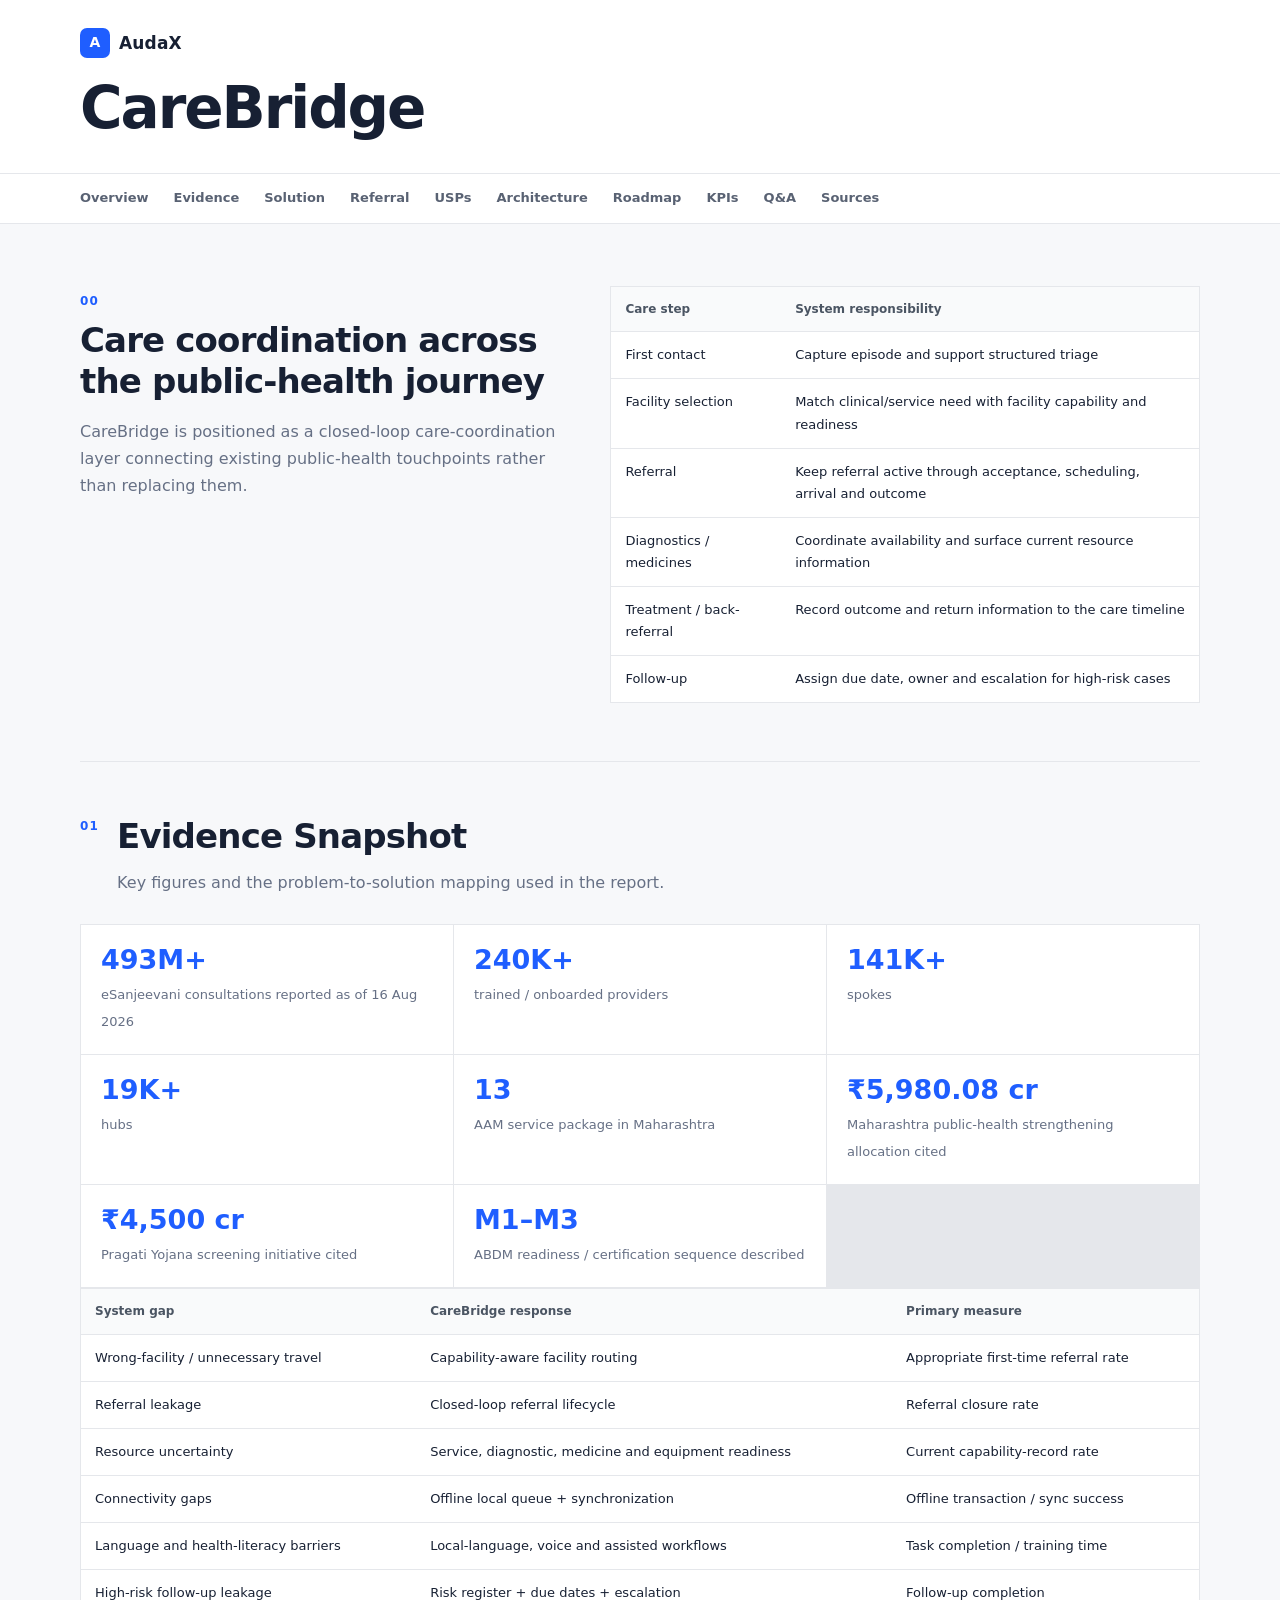
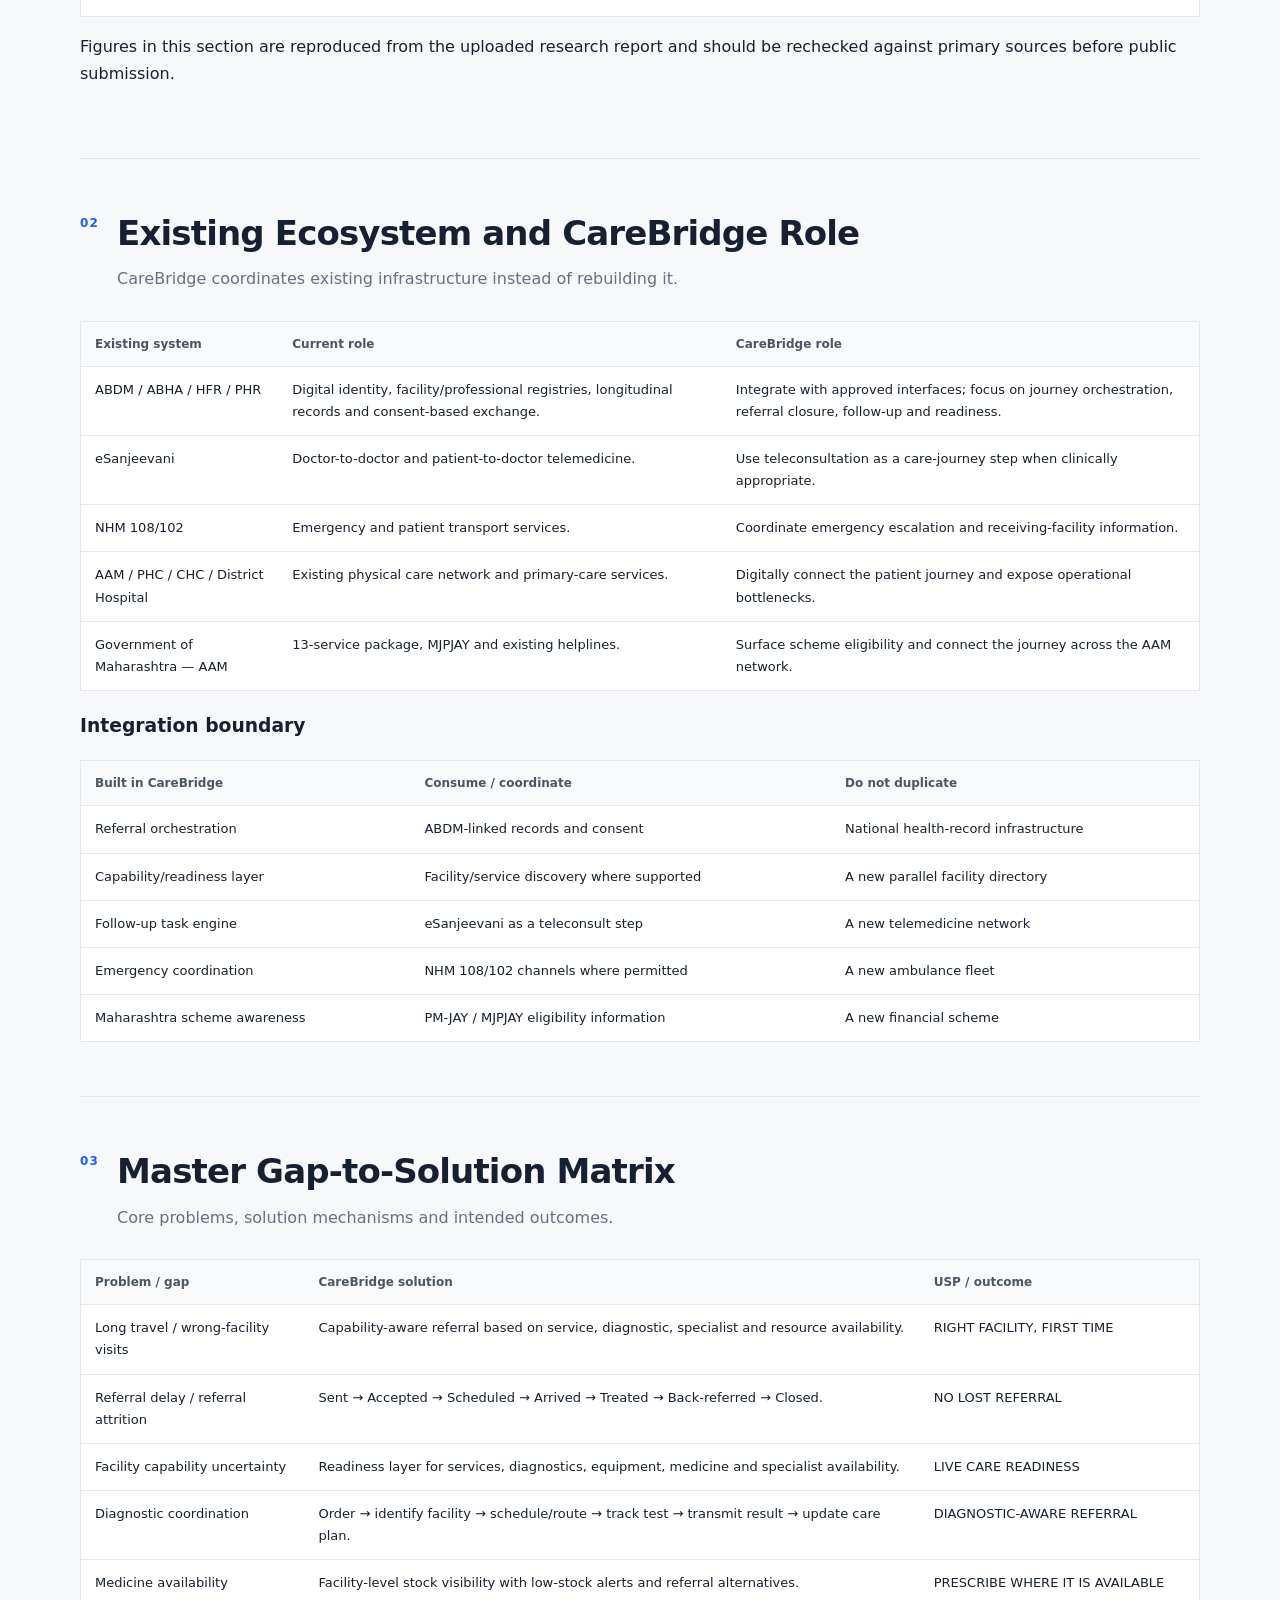
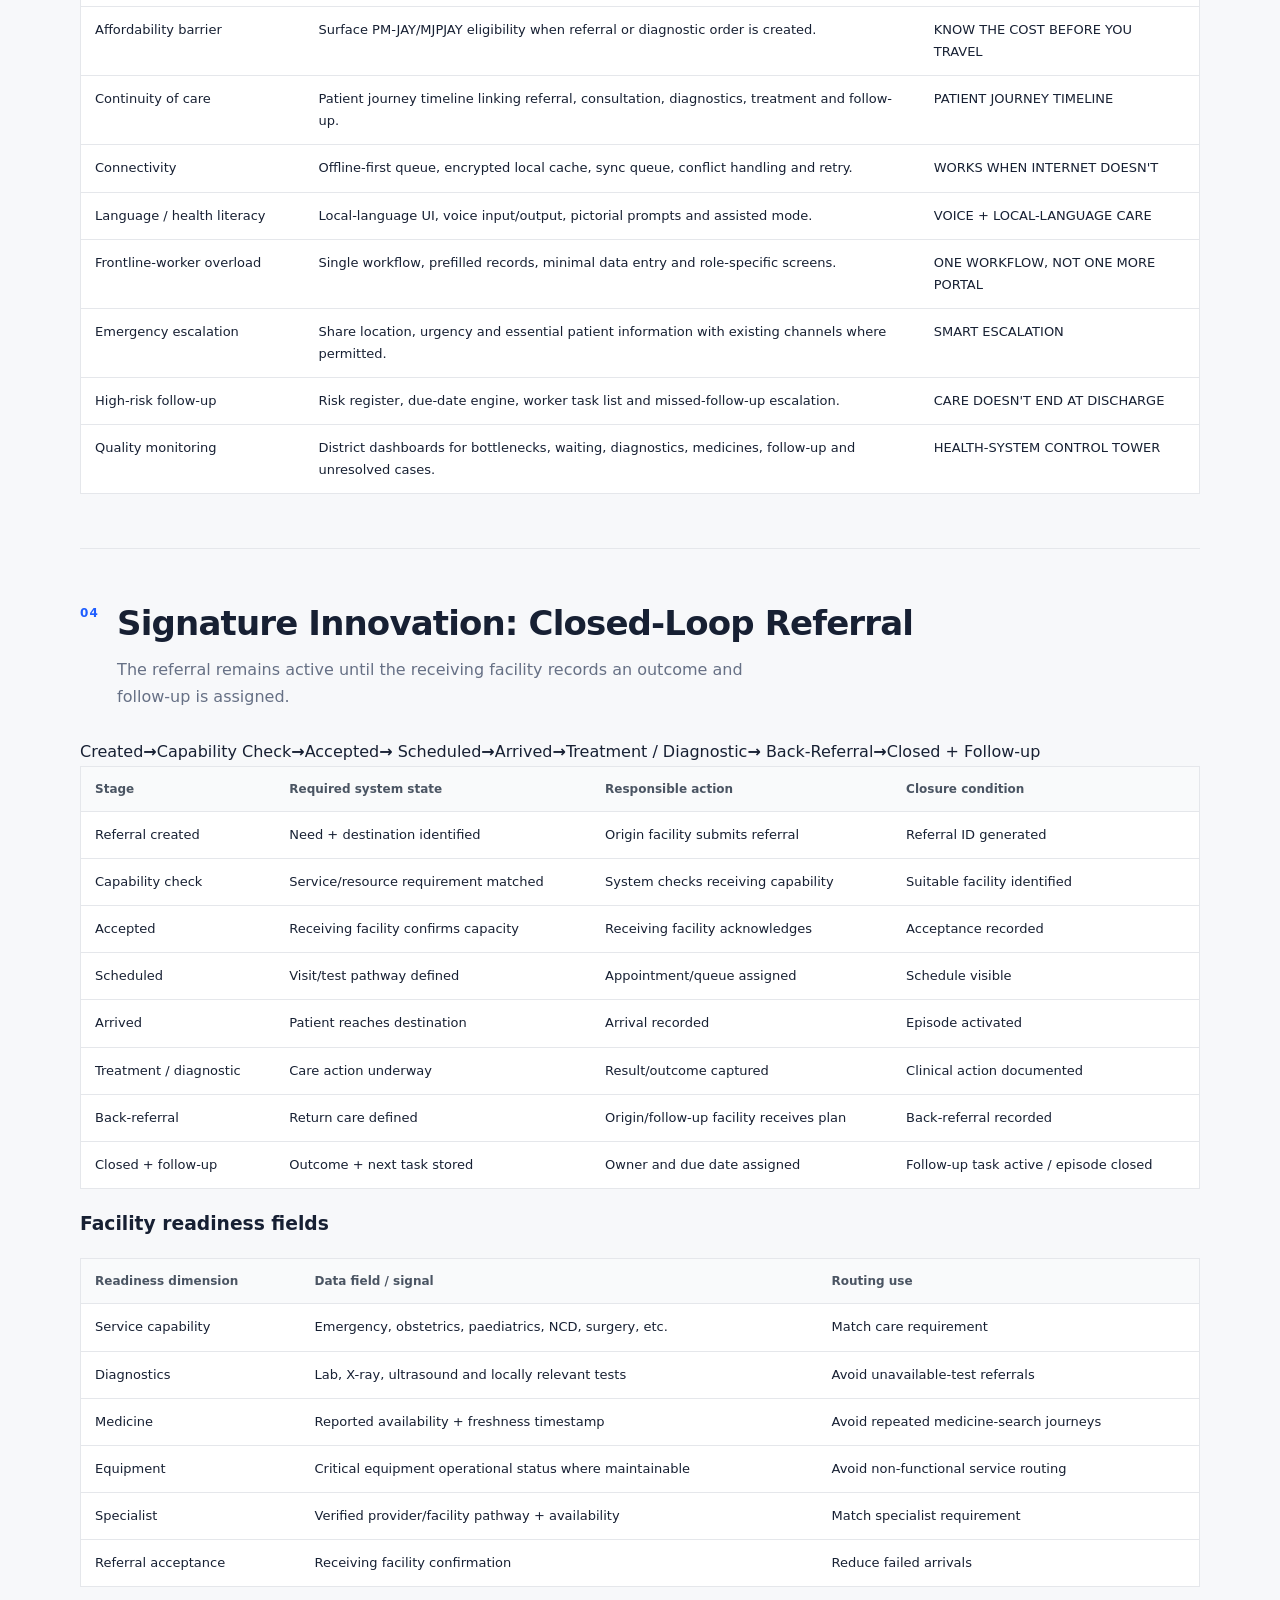
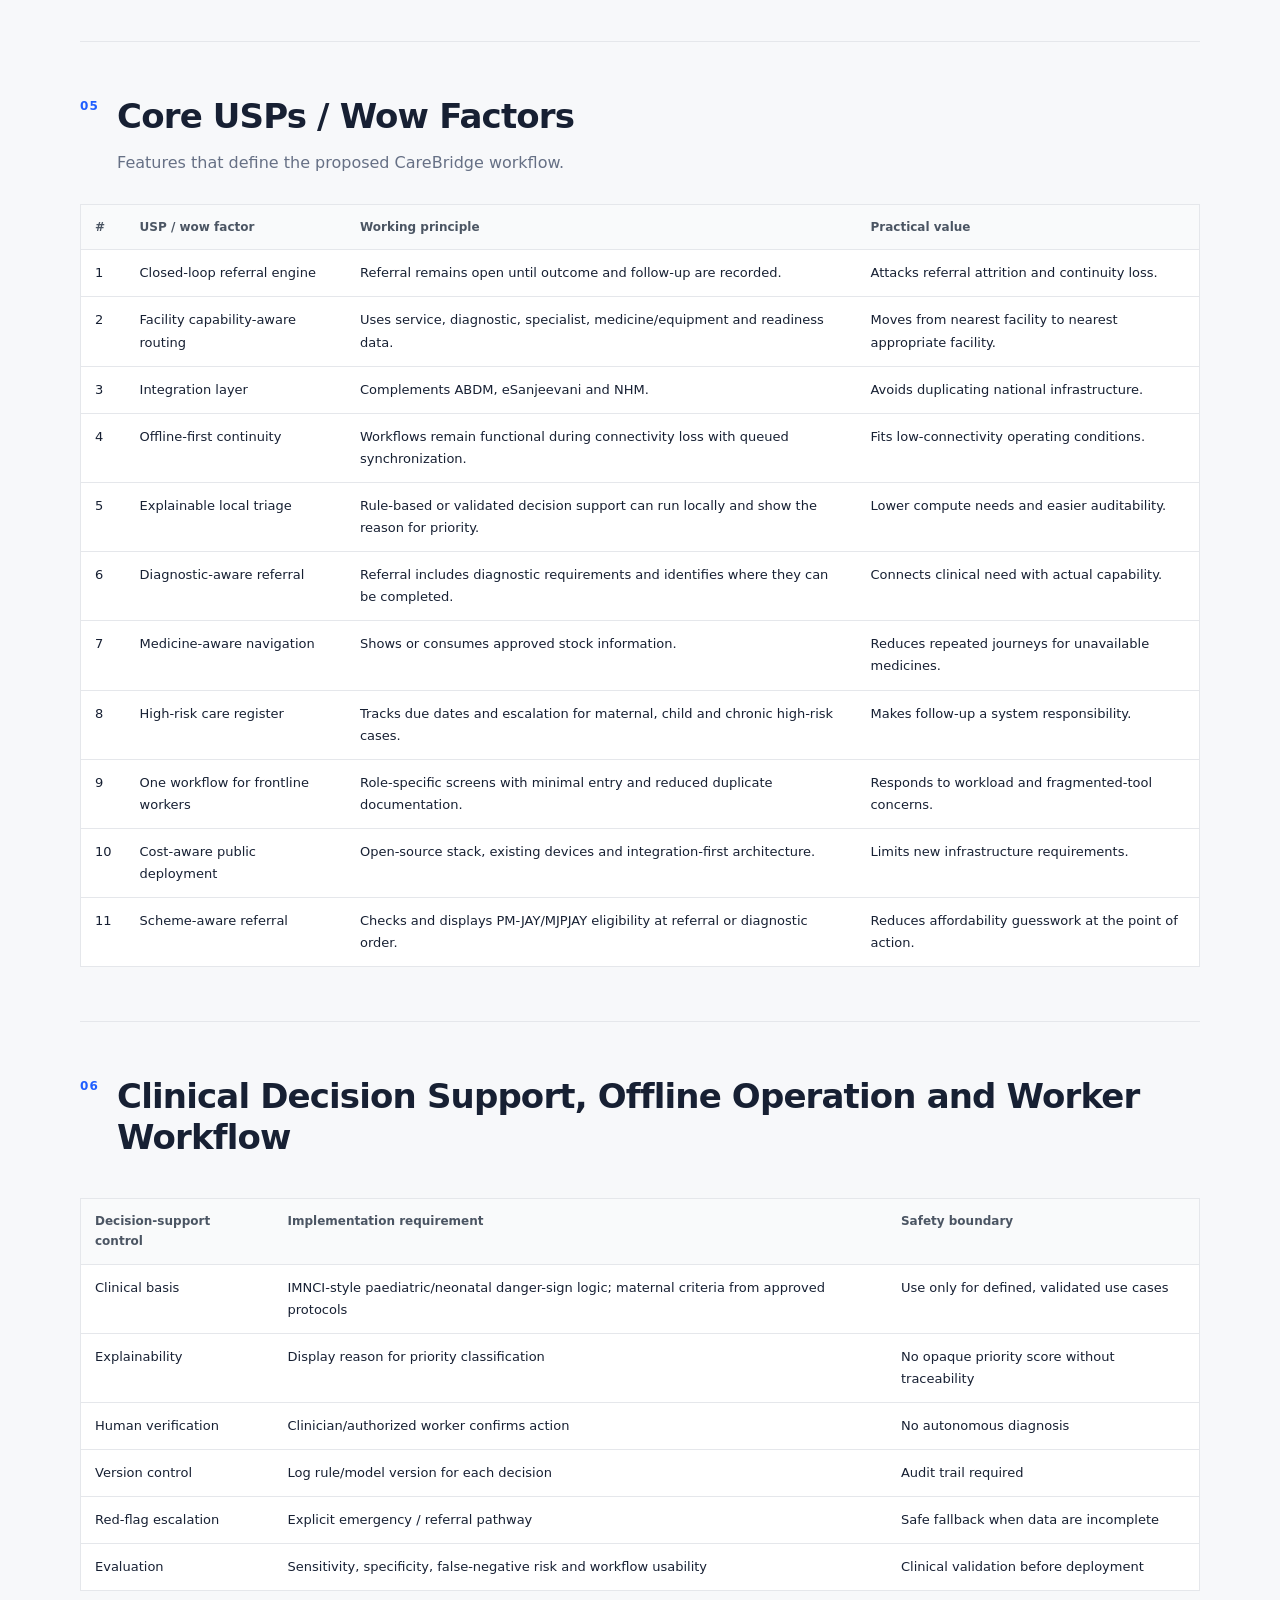
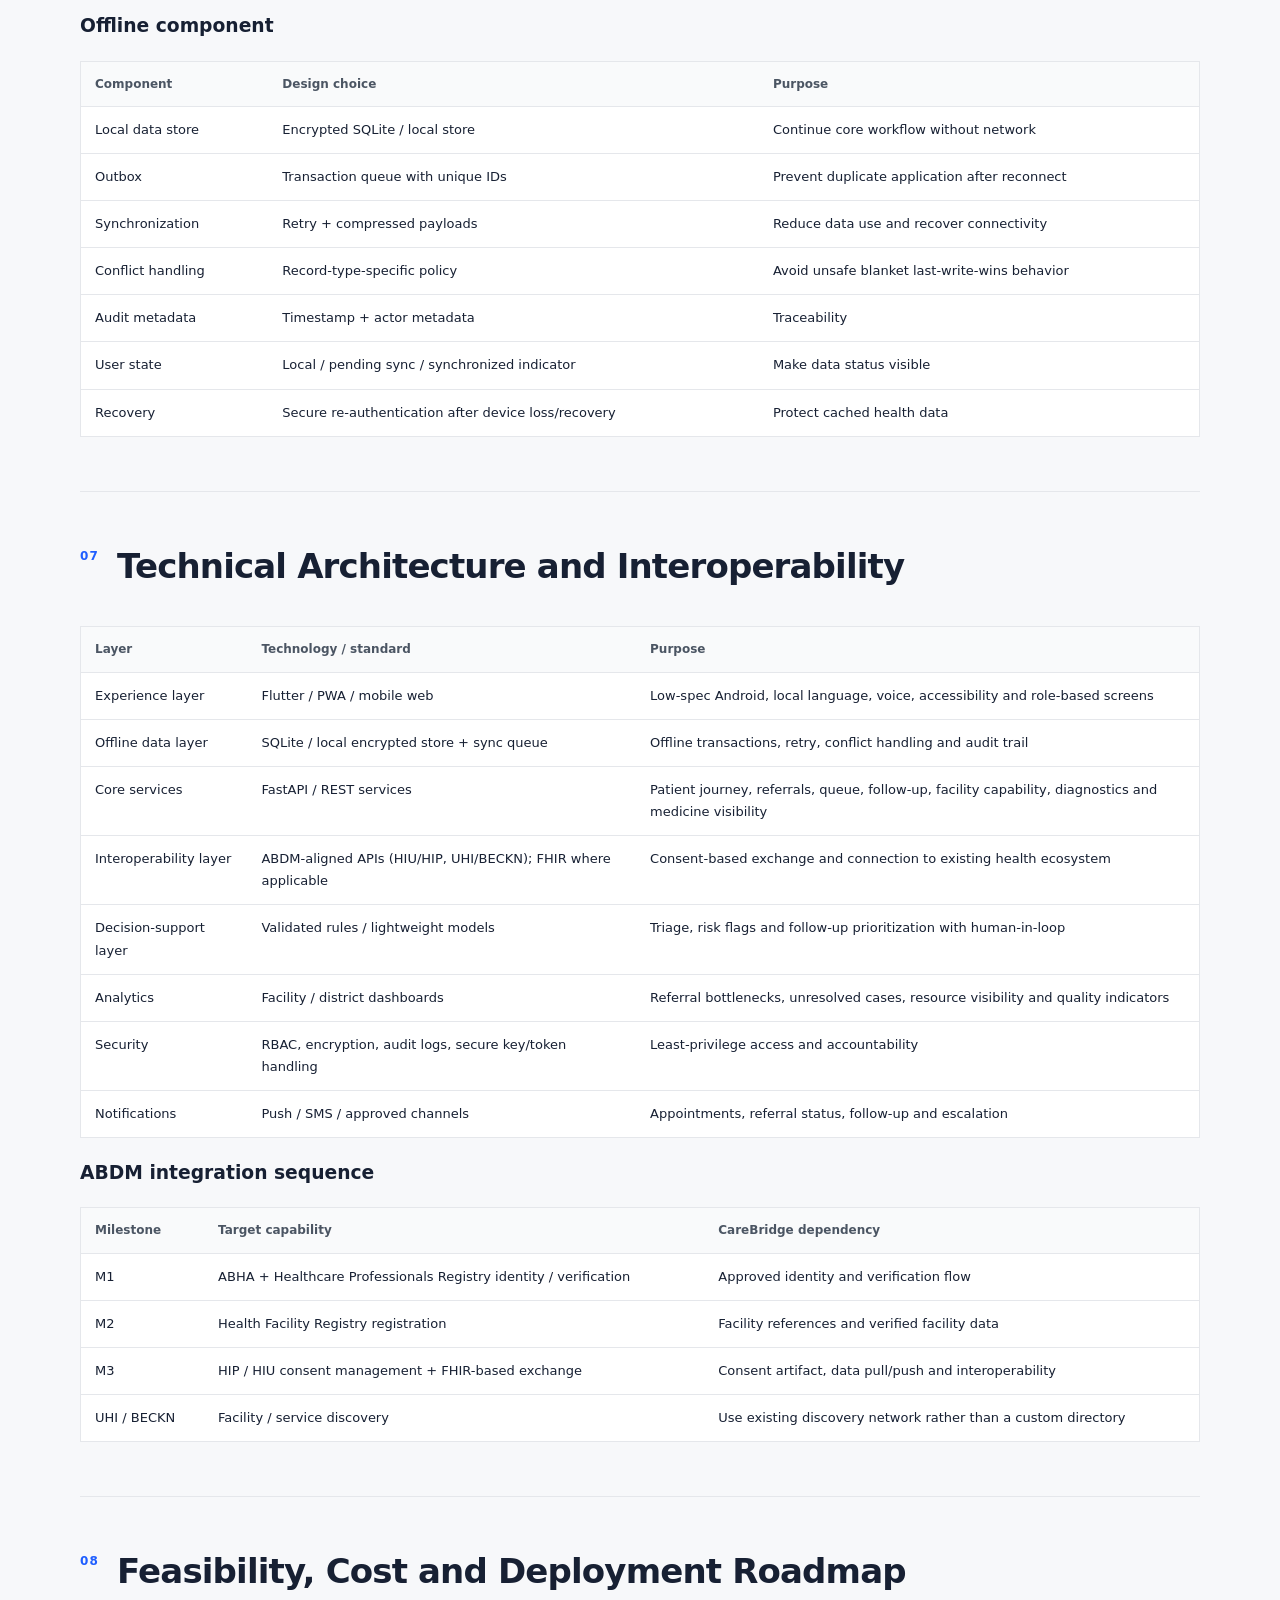
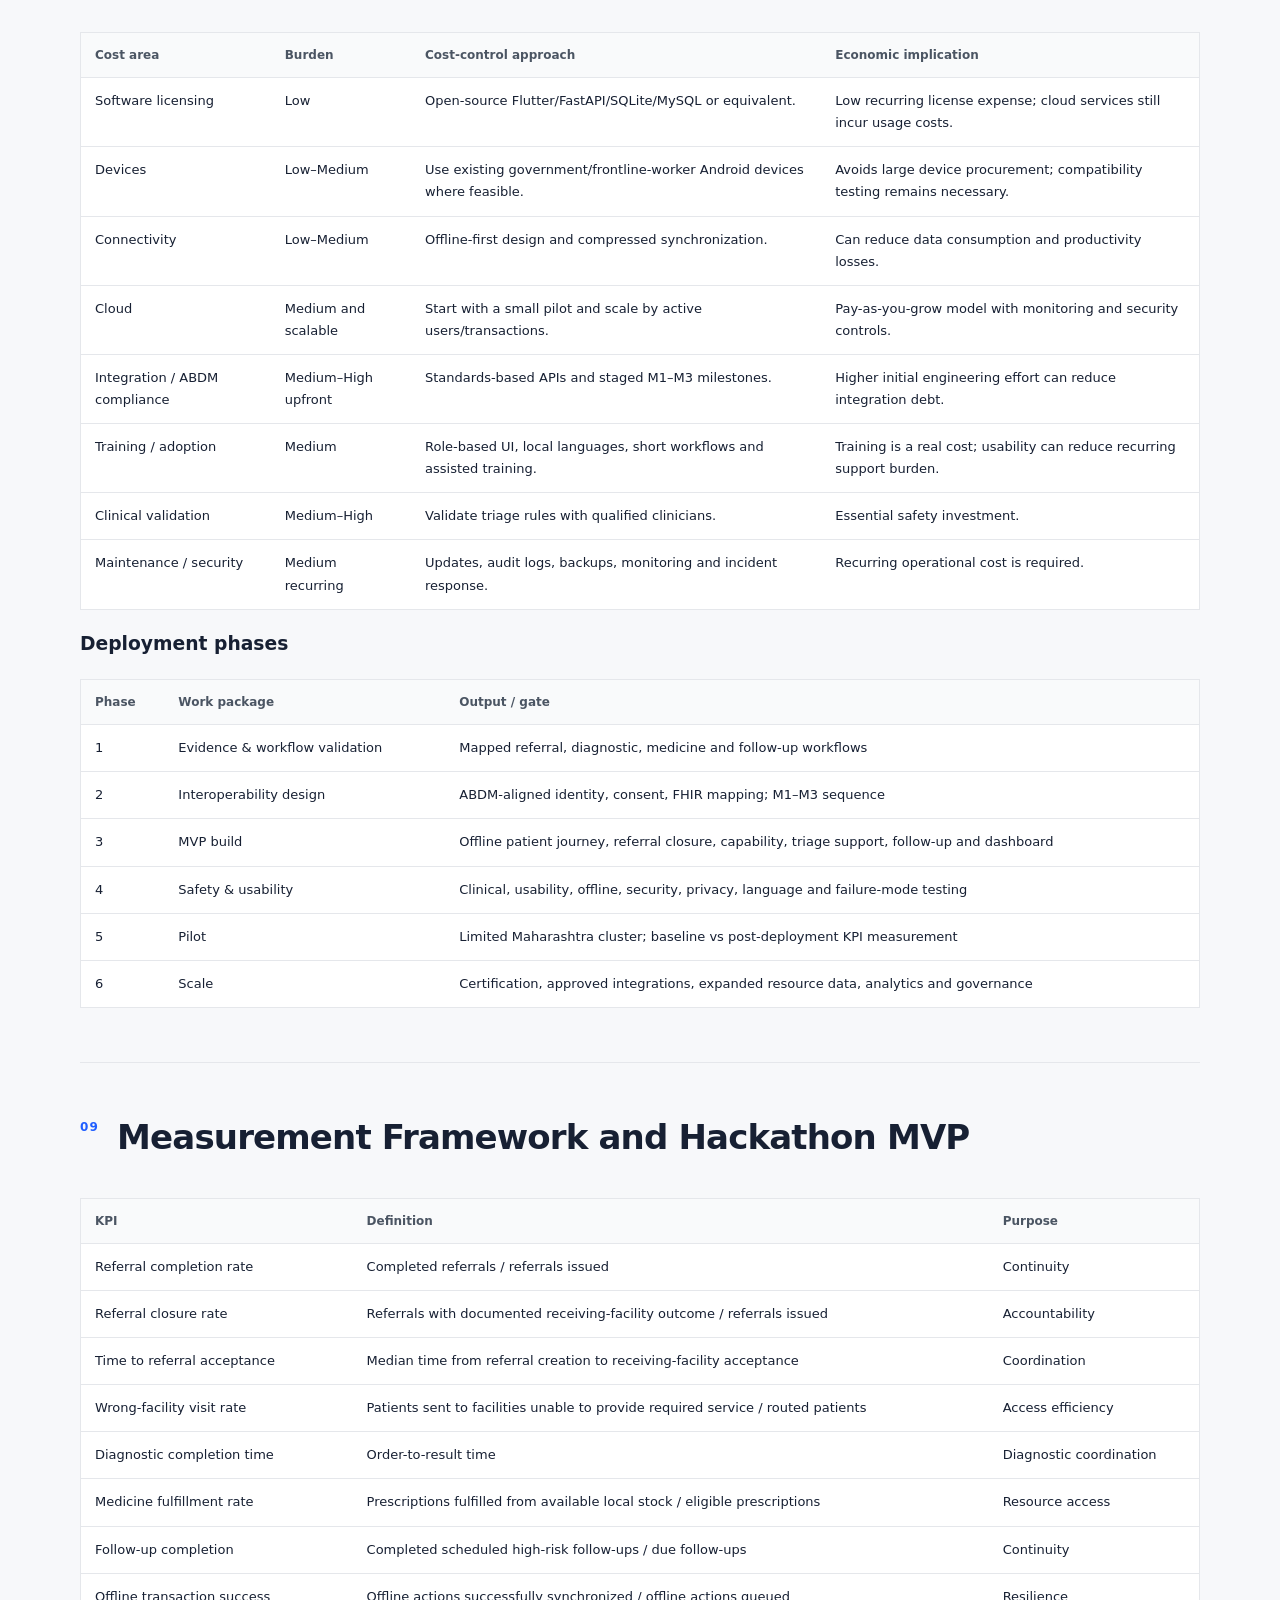
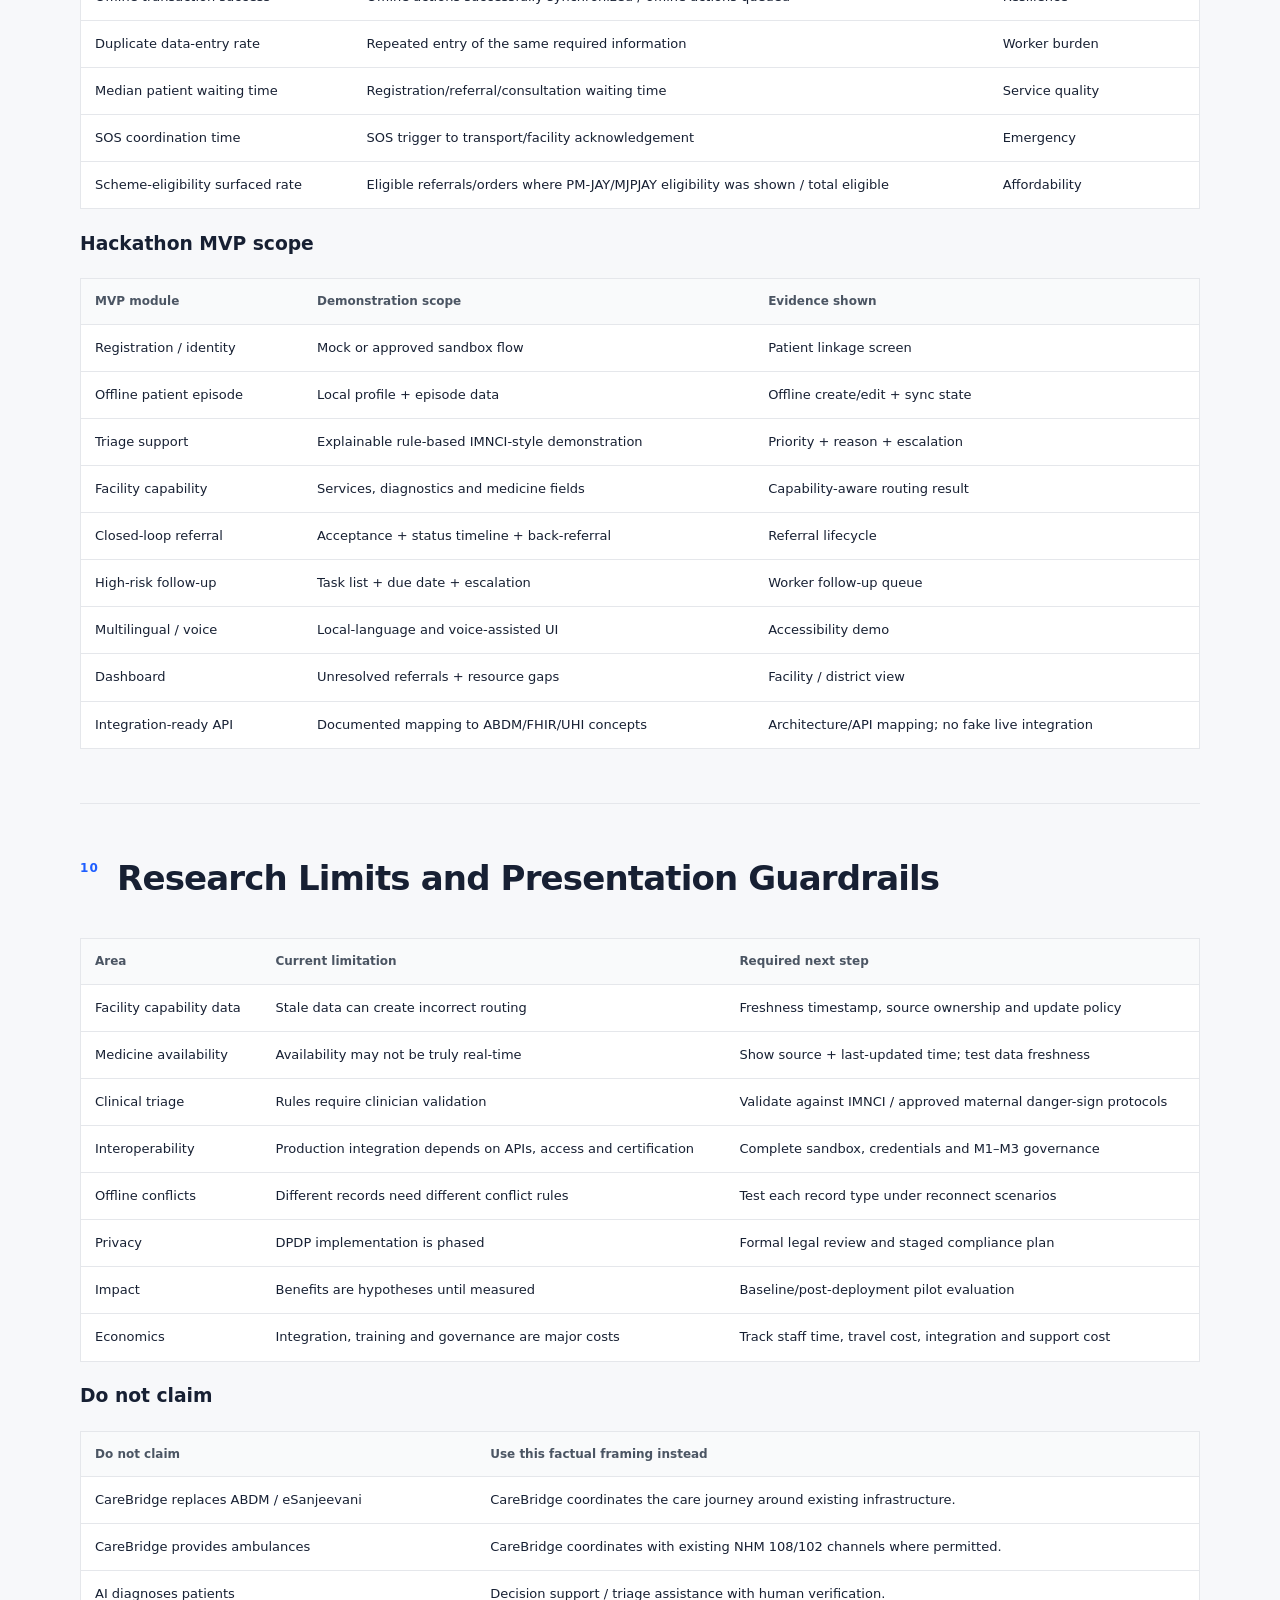
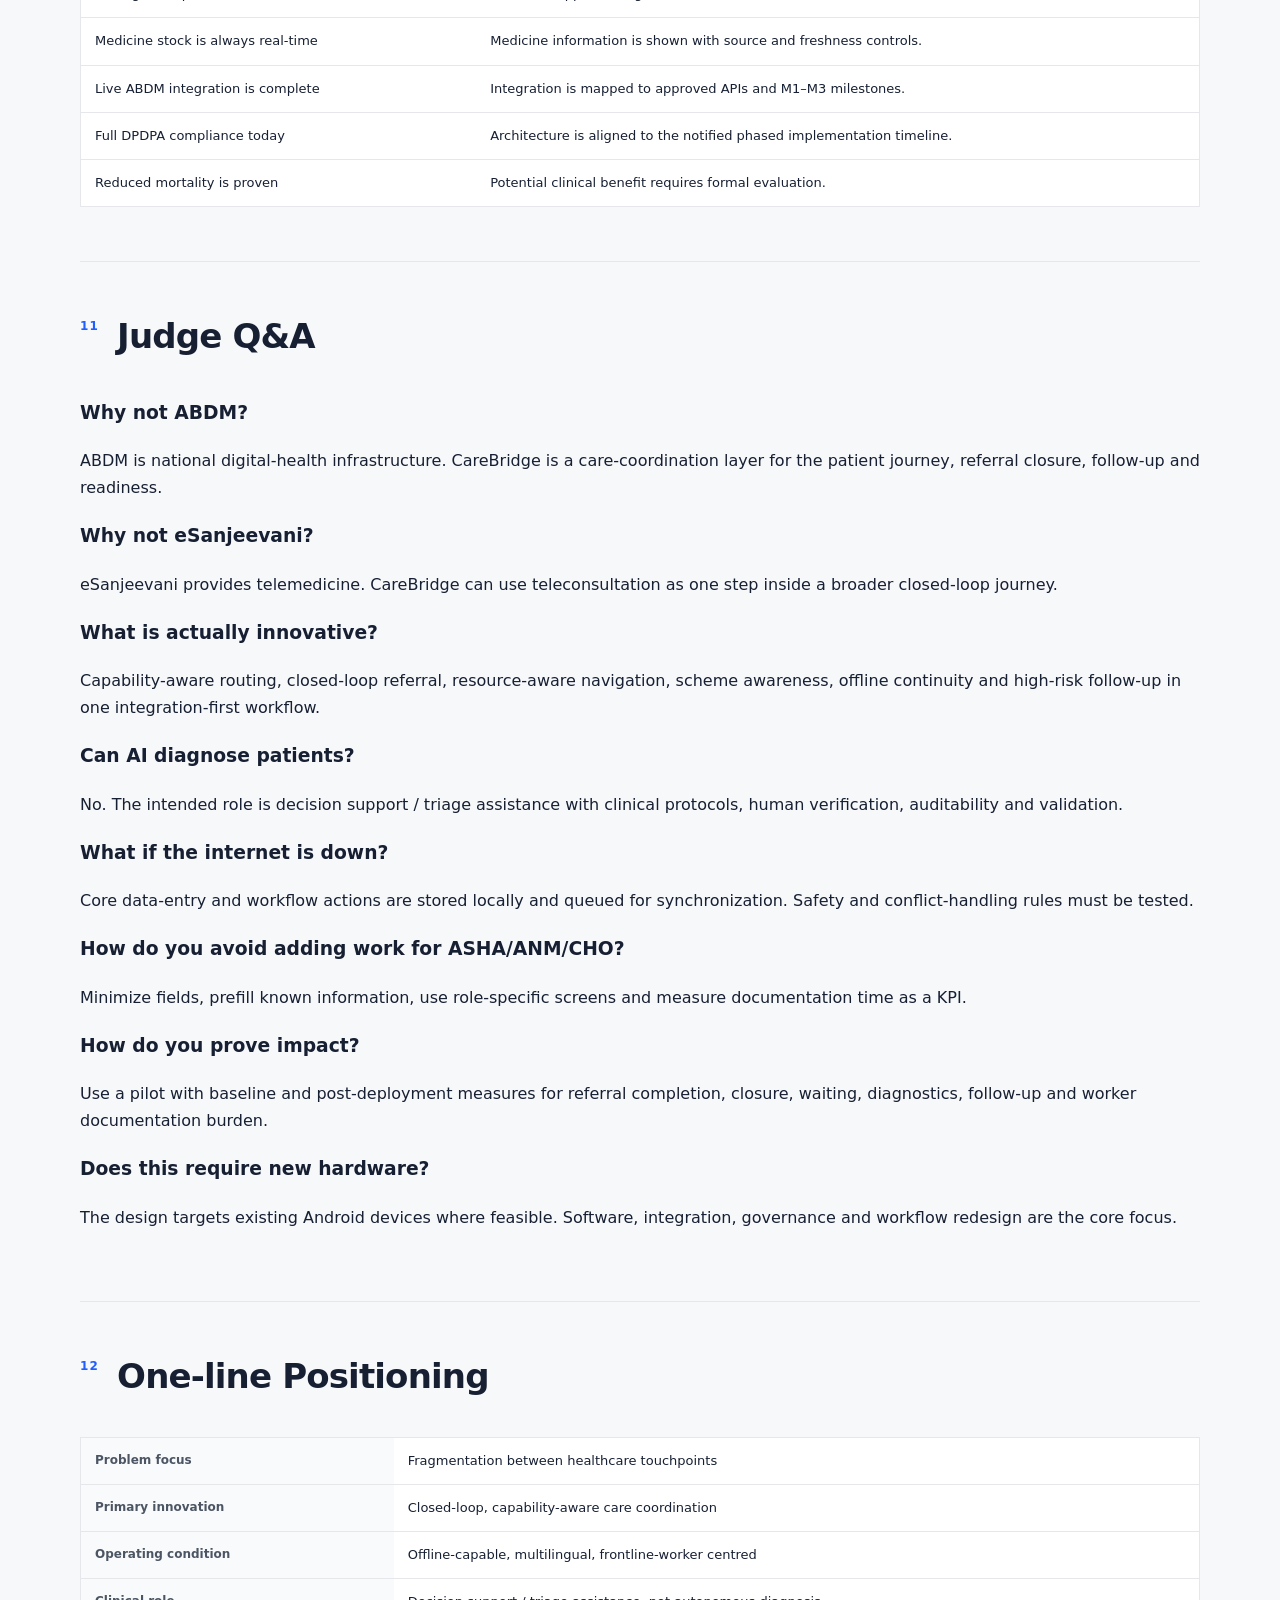
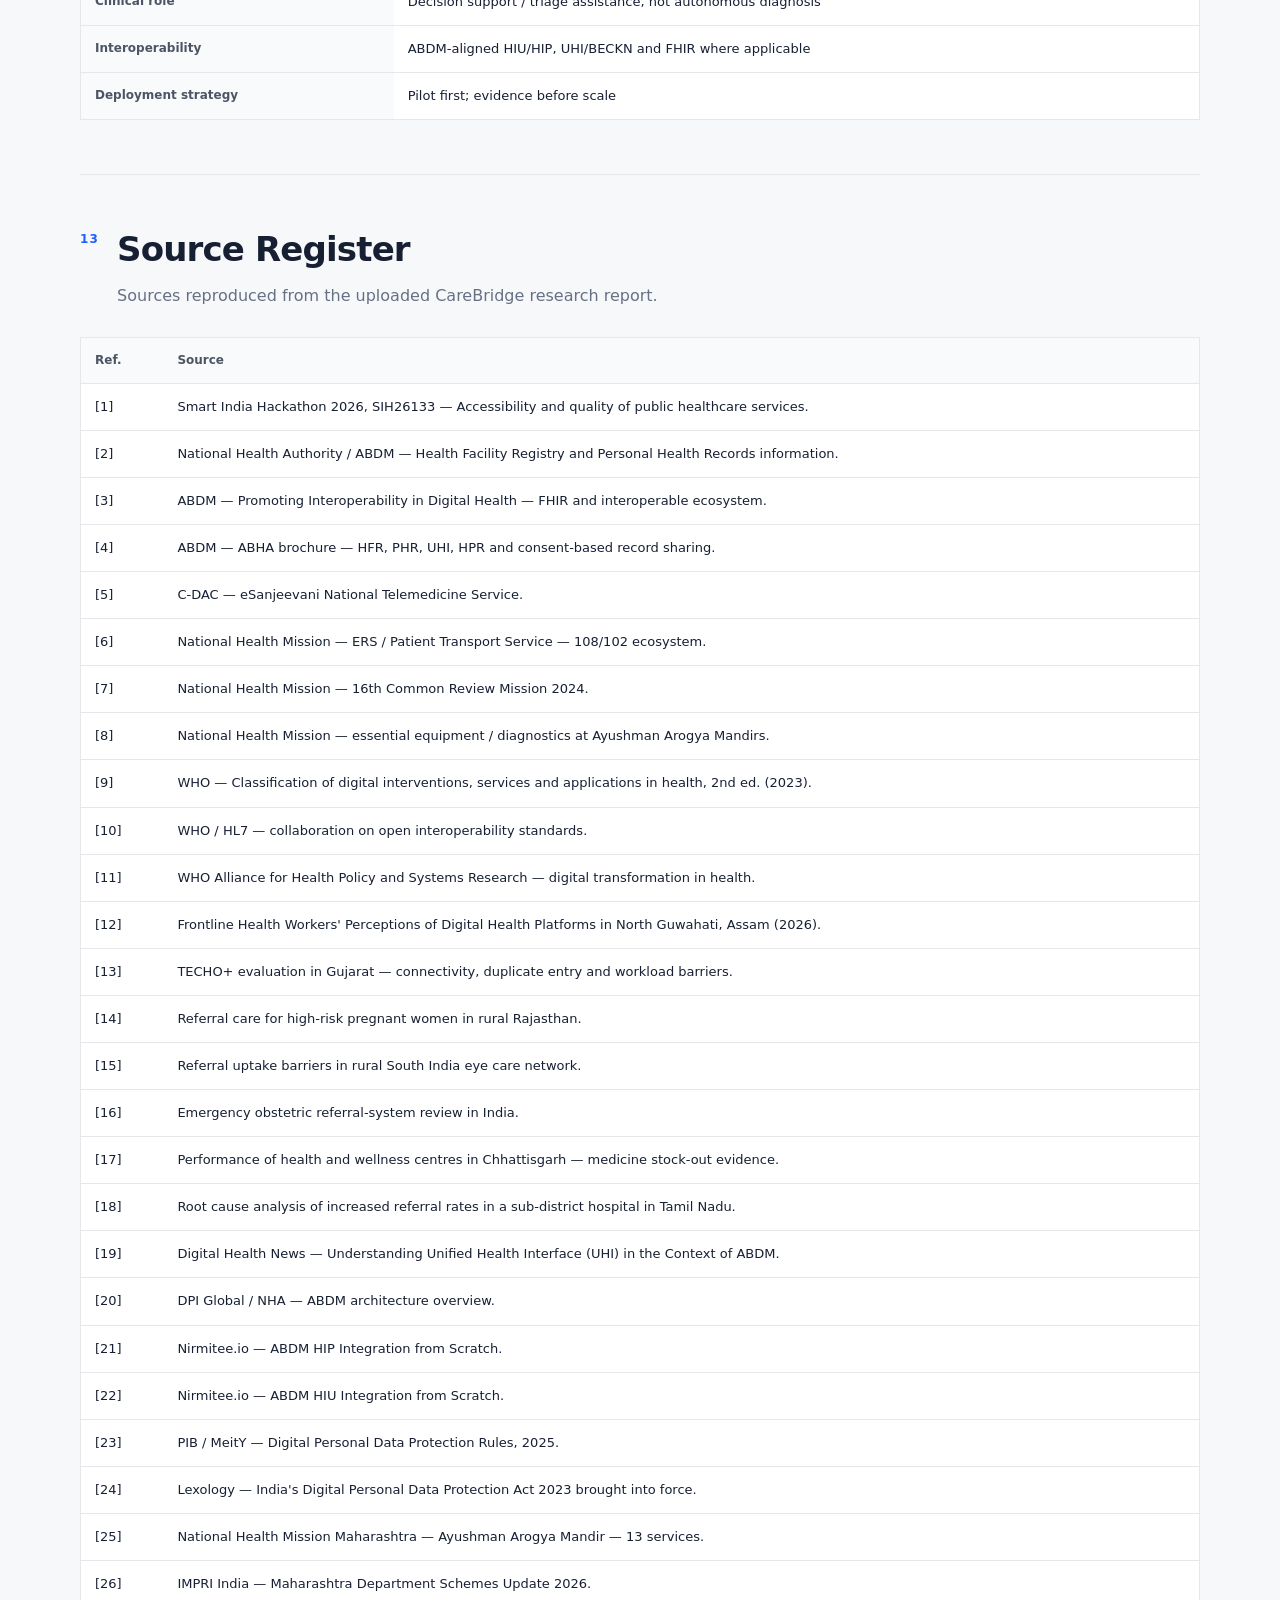
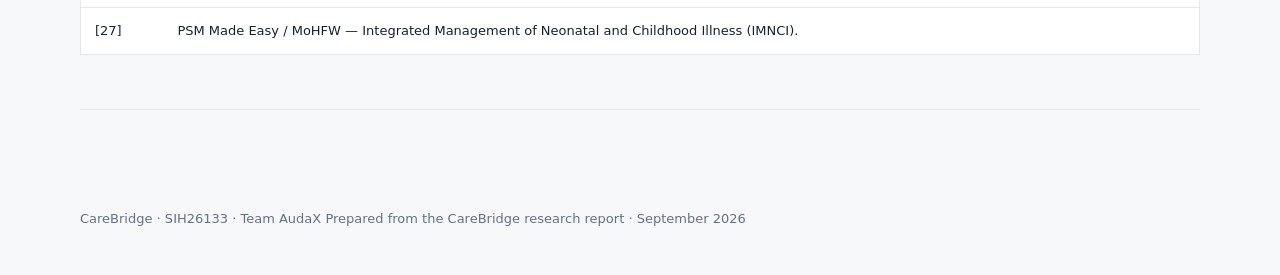
<file: index.html>
<!DOCTYPE html>
<html lang="en">
<head>
  <meta charset="UTF-8">
  <meta name="viewport" content="width=device-width, initial-scale=1.0">
  <meta name="description" content="CareBridge solution research report - SIH26133 - Team AudaX">
  <title>CareBridge | Solution Research Report</title>
  <link rel="stylesheet" href="style-1.css">
</head>

<body>
  <header class="site-header">
    <div class="container header-inner">
      <div>
        <div class="brand"><span class="brand-mark">A</span><span>AudaX</span></div>
        <div class="eyebrow">SIH26133 · TEAM AUDAX</div>
        <h1>CareBridge</h1>
        <p class="subtitle">Solution Research Report</p>
      </div>
      <div class="header-meta">
        <span>Smart India Hackathon 2026</span>
        <span>Final revision · 19 September 2026</span>
      </div>
    </div>
  </header>

  <nav class="top-nav">
    <div class="container nav-inner">
      <a href="#overview">Overview</a>
      <a href="#evidence">Evidence</a>
      <a href="#solution">Solution</a>
      <a href="#workflow">Referral</a>
      <a href="#innovation">USPs</a>
      <a href="#architecture">Architecture</a>
      <a href="#roadmap">Roadmap</a>
      <a href="#kpis">KPIs</a>
      <a href="#qa">Q&A</a>
      <a href="#sources">Sources</a>
    </div>
  </nav>

  <main class="container">

    <section class="hero" id="overview">
      <div>
        <span class="section-number">00</span>
        <h2>Care coordination across the public-health journey</h2>
        <p>
          CareBridge is positioned as a closed-loop care-coordination layer connecting
          existing public-health touchpoints rather than replacing them.
        </p>
      </div>

      <div class="hero-table">
        <table>
          <thead>
            <tr><th>Care step</th><th>System responsibility</th></tr>
          </thead>
          <tbody>
            <tr><td>First contact</td><td>Capture episode and support structured triage</td></tr>
            <tr><td>Facility selection</td><td>Match clinical/service need with facility capability and readiness</td></tr>
            <tr><td>Referral</td><td>Keep referral active through acceptance, scheduling, arrival and outcome</td></tr>
            <tr><td>Diagnostics / medicines</td><td>Coordinate availability and surface current resource information</td></tr>
            <tr><td>Treatment / back-referral</td><td>Record outcome and return information to the care timeline</td></tr>
            <tr><td>Follow-up</td><td>Assign due date, owner and escalation for high-risk cases</td></tr>
          </tbody>
        </table>
      </div>
    </section>

    <section id="evidence">
      <div class="section-head">
        <span class="section-number">01</span>
        <div>
          <h2>Evidence Snapshot</h2>
          <p>Key figures and the problem-to-solution mapping used in the report.</p>
        </div>
      </div>

      <div class="stats">
        <div class="stat"><strong>493M+</strong><span>eSanjeevani consultations reported as of 16 Aug 2026</span></div>
        <div class="stat"><strong>240K+</strong><span>trained / onboarded providers</span></div>
        <div class="stat"><strong>141K+</strong><span>spokes</span></div>
        <div class="stat"><strong>19K+</strong><span>hubs</span></div>
        <div class="stat"><strong>13</strong><span>AAM service package in Maharashtra</span></div>
        <div class="stat"><strong>₹5,980.08 cr</strong><span>Maharashtra public-health strengthening allocation cited</span></div>
        <div class="stat"><strong>₹4,500 cr</strong><span>Pragati Yojana screening initiative cited</span></div>
        <div class="stat"><strong>M1–M3</strong><span>ABDM readiness / certification sequence described</span></div>
      </div>

      <div class="table-wrap">
        <table>
          <thead><tr><th>System gap</th><th>CareBridge response</th><th>Primary measure</th></tr></thead>
          <tbody>
            <tr><td>Wrong-facility / unnecessary travel</td><td>Capability-aware facility routing</td><td>Appropriate first-time referral rate</td></tr>
            <tr><td>Referral leakage</td><td>Closed-loop referral lifecycle</td><td>Referral closure rate</td></tr>
            <tr><td>Resource uncertainty</td><td>Service, diagnostic, medicine and equipment readiness</td><td>Current capability-record rate</td></tr>
            <tr><td>Connectivity gaps</td><td>Offline local queue + synchronization</td><td>Offline transaction / sync success</td></tr>
            <tr><td>Language and health-literacy barriers</td><td>Local-language, voice and assisted workflows</td><td>Task completion / training time</td></tr>
            <tr><td>High-risk follow-up leakage</td><td>Risk register + due dates + escalation</td><td>Follow-up completion</td></tr>
          </tbody>
        </table>
      </div>
      <p class="note">Figures in this section are reproduced from the uploaded research report and should be rechecked against primary sources before public submission.</p>
    </section>

    <section id="solution">
      <div class="section-head">
        <span class="section-number">02</span>
        <div>
          <h2>Existing Ecosystem and CareBridge Role</h2>
          <p>CareBridge coordinates existing infrastructure instead of rebuilding it.</p>
        </div>
      </div>

      <div class="table-wrap">
        <table>
          <thead><tr><th>Existing system</th><th>Current role</th><th>CareBridge role</th></tr></thead>
          <tbody>
            <tr><td>ABDM / ABHA / HFR / PHR</td><td>Digital identity, facility/professional registries, longitudinal records and consent-based exchange.</td><td>Integrate with approved interfaces; focus on journey orchestration, referral closure, follow-up and readiness.</td></tr>
            <tr><td>eSanjeevani</td><td>Doctor-to-doctor and patient-to-doctor telemedicine.</td><td>Use teleconsultation as a care-journey step when clinically appropriate.</td></tr>
            <tr><td>NHM 108/102</td><td>Emergency and patient transport services.</td><td>Coordinate emergency escalation and receiving-facility information.</td></tr>
            <tr><td>AAM / PHC / CHC / District Hospital</td><td>Existing physical care network and primary-care services.</td><td>Digitally connect the patient journey and expose operational bottlenecks.</td></tr>
            <tr><td>Government of Maharashtra — AAM</td><td>13-service package, MJPJAY and existing helplines.</td><td>Surface scheme eligibility and connect the journey across the AAM network.</td></tr>
          </tbody>
        </table>
      </div>

      <h3>Integration boundary</h3>
      <div class="table-wrap">
        <table>
          <thead><tr><th>Built in CareBridge</th><th>Consume / coordinate</th><th>Do not duplicate</th></tr></thead>
          <tbody>
            <tr><td>Referral orchestration</td><td>ABDM-linked records and consent</td><td>National health-record infrastructure</td></tr>
            <tr><td>Capability/readiness layer</td><td>Facility/service discovery where supported</td><td>A new parallel facility directory</td></tr>
            <tr><td>Follow-up task engine</td><td>eSanjeevani as a teleconsult step</td><td>A new telemedicine network</td></tr>
            <tr><td>Emergency coordination</td><td>NHM 108/102 channels where permitted</td><td>A new ambulance fleet</td></tr>
            <tr><td>Maharashtra scheme awareness</td><td>PM-JAY / MJPJAY eligibility information</td><td>A new financial scheme</td></tr>
          </tbody>
        </table>
      </div>
    </section>

    <section id="solution-matrix">
      <div class="section-head">
        <span class="section-number">03</span>
        <div>
          <h2>Master Gap-to-Solution Matrix</h2>
          <p>Core problems, solution mechanisms and intended outcomes.</p>
        </div>
      </div>

      <div class="table-wrap">
        <table>
          <thead><tr><th>Problem / gap</th><th>CareBridge solution</th><th>USP / outcome</th></tr></thead>
          <tbody>
            <tr><td>Long travel / wrong-facility visits</td><td>Capability-aware referral based on service, diagnostic, specialist and resource availability.</td><td>RIGHT FACILITY, FIRST TIME</td></tr>
            <tr><td>Referral delay / referral attrition</td><td>Sent → Accepted → Scheduled → Arrived → Treated → Back-referred → Closed.</td><td>NO LOST REFERRAL</td></tr>
            <tr><td>Facility capability uncertainty</td><td>Readiness layer for services, diagnostics, equipment, medicine and specialist availability.</td><td>LIVE CARE READINESS</td></tr>
            <tr><td>Diagnostic coordination</td><td>Order → identify facility → schedule/route → track test → transmit result → update care plan.</td><td>DIAGNOSTIC-AWARE REFERRAL</td></tr>
            <tr><td>Medicine availability</td><td>Facility-level stock visibility with low-stock alerts and referral alternatives.</td><td>PRESCRIBE WHERE IT IS AVAILABLE</td></tr>
            <tr><td>Affordability barrier</td><td>Surface PM-JAY/MJPJAY eligibility when referral or diagnostic order is created.</td><td>KNOW THE COST BEFORE YOU TRAVEL</td></tr>
            <tr><td>Continuity of care</td><td>Patient journey timeline linking referral, consultation, diagnostics, treatment and follow-up.</td><td>PATIENT JOURNEY TIMELINE</td></tr>
            <tr><td>Connectivity</td><td>Offline-first queue, encrypted local cache, sync queue, conflict handling and retry.</td><td>WORKS WHEN INTERNET DOESN'T</td></tr>
            <tr><td>Language / health literacy</td><td>Local-language UI, voice input/output, pictorial prompts and assisted mode.</td><td>VOICE + LOCAL-LANGUAGE CARE</td></tr>
            <tr><td>Frontline-worker overload</td><td>Single workflow, prefilled records, minimal data entry and role-specific screens.</td><td>ONE WORKFLOW, NOT ONE MORE PORTAL</td></tr>
            <tr><td>Emergency escalation</td><td>Share location, urgency and essential patient information with existing channels where permitted.</td><td>SMART ESCALATION</td></tr>
            <tr><td>High-risk follow-up</td><td>Risk register, due-date engine, worker task list and missed-follow-up escalation.</td><td>CARE DOESN'T END AT DISCHARGE</td></tr>
            <tr><td>Quality monitoring</td><td>District dashboards for bottlenecks, waiting, diagnostics, medicines, follow-up and unresolved cases.</td><td>HEALTH-SYSTEM CONTROL TOWER</td></tr>
          </tbody>
        </table>
      </div>
    </section>

    <section id="workflow">
      <div class="section-head">
        <span class="section-number">04</span>
        <div>
          <h2>Signature Innovation: Closed-Loop Referral</h2>
          <p>The referral remains active until the receiving facility records an outcome and follow-up is assigned.</p>
        </div>
      </div>

      <div class="flow">
        <span>Created</span><b>→</b><span>Capability Check</span><b>→</b><span>Accepted</span><b>→</b>
        <span>Scheduled</span><b>→</b><span>Arrived</span><b>→</b><span>Treatment / Diagnostic</span><b>→</b>
        <span>Back-Referral</span><b>→</b><span>Closed + Follow-up</span>
      </div>

      <div class="table-wrap">
        <table>
          <thead><tr><th>Stage</th><th>Required system state</th><th>Responsible action</th><th>Closure condition</th></tr></thead>
          <tbody>
            <tr><td>Referral created</td><td>Need + destination identified</td><td>Origin facility submits referral</td><td>Referral ID generated</td></tr>
            <tr><td>Capability check</td><td>Service/resource requirement matched</td><td>System checks receiving capability</td><td>Suitable facility identified</td></tr>
            <tr><td>Accepted</td><td>Receiving facility confirms capacity</td><td>Receiving facility acknowledges</td><td>Acceptance recorded</td></tr>
            <tr><td>Scheduled</td><td>Visit/test pathway defined</td><td>Appointment/queue assigned</td><td>Schedule visible</td></tr>
            <tr><td>Arrived</td><td>Patient reaches destination</td><td>Arrival recorded</td><td>Episode activated</td></tr>
            <tr><td>Treatment / diagnostic</td><td>Care action underway</td><td>Result/outcome captured</td><td>Clinical action documented</td></tr>
            <tr><td>Back-referral</td><td>Return care defined</td><td>Origin/follow-up facility receives plan</td><td>Back-referral recorded</td></tr>
            <tr><td>Closed + follow-up</td><td>Outcome + next task stored</td><td>Owner and due date assigned</td><td>Follow-up task active / episode closed</td></tr>
          </tbody>
        </table>
      </div>

      <h3>Facility readiness fields</h3>
      <div class="table-wrap">
        <table>
          <thead><tr><th>Readiness dimension</th><th>Data field / signal</th><th>Routing use</th></tr></thead>
          <tbody>
            <tr><td>Service capability</td><td>Emergency, obstetrics, paediatrics, NCD, surgery, etc.</td><td>Match care requirement</td></tr>
            <tr><td>Diagnostics</td><td>Lab, X-ray, ultrasound and locally relevant tests</td><td>Avoid unavailable-test referrals</td></tr>
            <tr><td>Medicine</td><td>Reported availability + freshness timestamp</td><td>Avoid repeated medicine-search journeys</td></tr>
            <tr><td>Equipment</td><td>Critical equipment operational status where maintainable</td><td>Avoid non-functional service routing</td></tr>
            <tr><td>Specialist</td><td>Verified provider/facility pathway + availability</td><td>Match specialist requirement</td></tr>
            <tr><td>Referral acceptance</td><td>Receiving facility confirmation</td><td>Reduce failed arrivals</td></tr>
          </tbody>
        </table>
      </div>
    </section>

    <section id="innovation">
      <div class="section-head">
        <span class="section-number">05</span>
        <div>
          <h2>Core USPs / Wow Factors</h2>
          <p>Features that define the proposed CareBridge workflow.</p>
        </div>
      </div>

      <div class="table-wrap">
        <table>
          <thead><tr><th>#</th><th>USP / wow factor</th><th>Working principle</th><th>Practical value</th></tr></thead>
          <tbody>
            <tr><td>1</td><td>Closed-loop referral engine</td><td>Referral remains open until outcome and follow-up are recorded.</td><td>Attacks referral attrition and continuity loss.</td></tr>
            <tr><td>2</td><td>Facility capability-aware routing</td><td>Uses service, diagnostic, specialist, medicine/equipment and readiness data.</td><td>Moves from nearest facility to nearest appropriate facility.</td></tr>
            <tr><td>3</td><td>Integration layer</td><td>Complements ABDM, eSanjeevani and NHM.</td><td>Avoids duplicating national infrastructure.</td></tr>
            <tr><td>4</td><td>Offline-first continuity</td><td>Workflows remain functional during connectivity loss with queued synchronization.</td><td>Fits low-connectivity operating conditions.</td></tr>
            <tr><td>5</td><td>Explainable local triage</td><td>Rule-based or validated decision support can run locally and show the reason for priority.</td><td>Lower compute needs and easier auditability.</td></tr>
            <tr><td>6</td><td>Diagnostic-aware referral</td><td>Referral includes diagnostic requirements and identifies where they can be completed.</td><td>Connects clinical need with actual capability.</td></tr>
            <tr><td>7</td><td>Medicine-aware navigation</td><td>Shows or consumes approved stock information.</td><td>Reduces repeated journeys for unavailable medicines.</td></tr>
            <tr><td>8</td><td>High-risk care register</td><td>Tracks due dates and escalation for maternal, child and chronic high-risk cases.</td><td>Makes follow-up a system responsibility.</td></tr>
            <tr><td>9</td><td>One workflow for frontline workers</td><td>Role-specific screens with minimal entry and reduced duplicate documentation.</td><td>Responds to workload and fragmented-tool concerns.</td></tr>
            <tr><td>10</td><td>Cost-aware public deployment</td><td>Open-source stack, existing devices and integration-first architecture.</td><td>Limits new infrastructure requirements.</td></tr>
            <tr><td>11</td><td>Scheme-aware referral</td><td>Checks and displays PM-JAY/MJPJAY eligibility at referral or diagnostic order.</td><td>Reduces affordability guesswork at the point of action.</td></tr>
          </tbody>
        </table>
      </div>
    </section>

    <section id="clinical">
      <div class="section-head">
        <span class="section-number">06</span>
        <div>
          <h2>Clinical Decision Support, Offline Operation and Worker Workflow</h2>
        </div>
      </div>

      <div class="table-wrap">
        <table>
          <thead><tr><th>Decision-support control</th><th>Implementation requirement</th><th>Safety boundary</th></tr></thead>
          <tbody>
            <tr><td>Clinical basis</td><td>IMNCI-style paediatric/neonatal danger-sign logic; maternal criteria from approved protocols</td><td>Use only for defined, validated use cases</td></tr>
            <tr><td>Explainability</td><td>Display reason for priority classification</td><td>No opaque priority score without traceability</td></tr>
            <tr><td>Human verification</td><td>Clinician/authorized worker confirms action</td><td>No autonomous diagnosis</td></tr>
            <tr><td>Version control</td><td>Log rule/model version for each decision</td><td>Audit trail required</td></tr>
            <tr><td>Red-flag escalation</td><td>Explicit emergency / referral pathway</td><td>Safe fallback when data are incomplete</td></tr>
            <tr><td>Evaluation</td><td>Sensitivity, specificity, false-negative risk and workflow usability</td><td>Clinical validation before deployment</td></tr>
          </tbody>
        </table>
      </div>

      <h3>Offline component</h3>
      <div class="table-wrap">
        <table>
          <thead><tr><th>Component</th><th>Design choice</th><th>Purpose</th></tr></thead>
          <tbody>
            <tr><td>Local data store</td><td>Encrypted SQLite / local store</td><td>Continue core workflow without network</td></tr>
            <tr><td>Outbox</td><td>Transaction queue with unique IDs</td><td>Prevent duplicate application after reconnect</td></tr>
            <tr><td>Synchronization</td><td>Retry + compressed payloads</td><td>Reduce data use and recover connectivity</td></tr>
            <tr><td>Conflict handling</td><td>Record-type-specific policy</td><td>Avoid unsafe blanket last-write-wins behavior</td></tr>
            <tr><td>Audit metadata</td><td>Timestamp + actor metadata</td><td>Traceability</td></tr>
            <tr><td>User state</td><td>Local / pending sync / synchronized indicator</td><td>Make data status visible</td></tr>
            <tr><td>Recovery</td><td>Secure re-authentication after device loss/recovery</td><td>Protect cached health data</td></tr>
          </tbody>
        </table>
      </div>
    </section>

    <section id="architecture">
      <div class="section-head">
        <span class="section-number">07</span>
        <div>
          <h2>Technical Architecture and Interoperability</h2>
        </div>
      </div>

      <div class="table-wrap">
        <table>
          <thead><tr><th>Layer</th><th>Technology / standard</th><th>Purpose</th></tr></thead>
          <tbody>
            <tr><td>Experience layer</td><td>Flutter / PWA / mobile web</td><td>Low-spec Android, local language, voice, accessibility and role-based screens</td></tr>
            <tr><td>Offline data layer</td><td>SQLite / local encrypted store + sync queue</td><td>Offline transactions, retry, conflict handling and audit trail</td></tr>
            <tr><td>Core services</td><td>FastAPI / REST services</td><td>Patient journey, referrals, queue, follow-up, facility capability, diagnostics and medicine visibility</td></tr>
            <tr><td>Interoperability layer</td><td>ABDM-aligned APIs (HIU/HIP, UHI/BECKN); FHIR where applicable</td><td>Consent-based exchange and connection to existing health ecosystem</td></tr>
            <tr><td>Decision-support layer</td><td>Validated rules / lightweight models</td><td>Triage, risk flags and follow-up prioritization with human-in-loop</td></tr>
            <tr><td>Analytics</td><td>Facility / district dashboards</td><td>Referral bottlenecks, unresolved cases, resource visibility and quality indicators</td></tr>
            <tr><td>Security</td><td>RBAC, encryption, audit logs, secure key/token handling</td><td>Least-privilege access and accountability</td></tr>
            <tr><td>Notifications</td><td>Push / SMS / approved channels</td><td>Appointments, referral status, follow-up and escalation</td></tr>
          </tbody>
        </table>
      </div>

      <h3>ABDM integration sequence</h3>
      <div class="table-wrap">
        <table>
          <thead><tr><th>Milestone</th><th>Target capability</th><th>CareBridge dependency</th></tr></thead>
          <tbody>
            <tr><td>M1</td><td>ABHA + Healthcare Professionals Registry identity / verification</td><td>Approved identity and verification flow</td></tr>
            <tr><td>M2</td><td>Health Facility Registry registration</td><td>Facility references and verified facility data</td></tr>
            <tr><td>M3</td><td>HIP / HIU consent management + FHIR-based exchange</td><td>Consent artifact, data pull/push and interoperability</td></tr>
            <tr><td>UHI / BECKN</td><td>Facility / service discovery</td><td>Use existing discovery network rather than a custom directory</td></tr>
          </tbody>
        </table>
      </div>
    </section>

    <section id="roadmap">
      <div class="section-head">
        <span class="section-number">08</span>
        <div>
          <h2>Feasibility, Cost and Deployment Roadmap</h2>
        </div>
      </div>

      <div class="table-wrap">
        <table>
          <thead><tr><th>Cost area</th><th>Burden</th><th>Cost-control approach</th><th>Economic implication</th></tr></thead>
          <tbody>
            <tr><td>Software licensing</td><td>Low</td><td>Open-source Flutter/FastAPI/SQLite/MySQL or equivalent.</td><td>Low recurring license expense; cloud services still incur usage costs.</td></tr>
            <tr><td>Devices</td><td>Low–Medium</td><td>Use existing government/frontline-worker Android devices where feasible.</td><td>Avoids large device procurement; compatibility testing remains necessary.</td></tr>
            <tr><td>Connectivity</td><td>Low–Medium</td><td>Offline-first design and compressed synchronization.</td><td>Can reduce data consumption and productivity losses.</td></tr>
            <tr><td>Cloud</td><td>Medium and scalable</td><td>Start with a small pilot and scale by active users/transactions.</td><td>Pay-as-you-grow model with monitoring and security controls.</td></tr>
            <tr><td>Integration / ABDM compliance</td><td>Medium–High upfront</td><td>Standards-based APIs and staged M1–M3 milestones.</td><td>Higher initial engineering effort can reduce integration debt.</td></tr>
            <tr><td>Training / adoption</td><td>Medium</td><td>Role-based UI, local languages, short workflows and assisted training.</td><td>Training is a real cost; usability can reduce recurring support burden.</td></tr>
            <tr><td>Clinical validation</td><td>Medium–High</td><td>Validate triage rules with qualified clinicians.</td><td>Essential safety investment.</td></tr>
            <tr><td>Maintenance / security</td><td>Medium recurring</td><td>Updates, audit logs, backups, monitoring and incident response.</td><td>Recurring operational cost is required.</td></tr>
          </tbody>
        </table>
      </div>

      <h3>Deployment phases</h3>
      <div class="table-wrap">
        <table>
          <thead><tr><th>Phase</th><th>Work package</th><th>Output / gate</th></tr></thead>
          <tbody>
            <tr><td>1</td><td>Evidence & workflow validation</td><td>Mapped referral, diagnostic, medicine and follow-up workflows</td></tr>
            <tr><td>2</td><td>Interoperability design</td><td>ABDM-aligned identity, consent, FHIR mapping; M1–M3 sequence</td></tr>
            <tr><td>3</td><td>MVP build</td><td>Offline patient journey, referral closure, capability, triage support, follow-up and dashboard</td></tr>
            <tr><td>4</td><td>Safety & usability</td><td>Clinical, usability, offline, security, privacy, language and failure-mode testing</td></tr>
            <tr><td>5</td><td>Pilot</td><td>Limited Maharashtra cluster; baseline vs post-deployment KPI measurement</td></tr>
            <tr><td>6</td><td>Scale</td><td>Certification, approved integrations, expanded resource data, analytics and governance</td></tr>
          </tbody>
        </table>
      </div>
    </section>

    <section id="kpis">
      <div class="section-head">
        <span class="section-number">09</span>
        <div>
          <h2>Measurement Framework and Hackathon MVP</h2>
        </div>
      </div>

      <div class="table-wrap">
        <table>
          <thead><tr><th>KPI</th><th>Definition</th><th>Purpose</th></tr></thead>
          <tbody>
            <tr><td>Referral completion rate</td><td>Completed referrals / referrals issued</td><td>Continuity</td></tr>
            <tr><td>Referral closure rate</td><td>Referrals with documented receiving-facility outcome / referrals issued</td><td>Accountability</td></tr>
            <tr><td>Time to referral acceptance</td><td>Median time from referral creation to receiving-facility acceptance</td><td>Coordination</td></tr>
            <tr><td>Wrong-facility visit rate</td><td>Patients sent to facilities unable to provide required service / routed patients</td><td>Access efficiency</td></tr>
            <tr><td>Diagnostic completion time</td><td>Order-to-result time</td><td>Diagnostic coordination</td></tr>
            <tr><td>Medicine fulfillment rate</td><td>Prescriptions fulfilled from available local stock / eligible prescriptions</td><td>Resource access</td></tr>
            <tr><td>Follow-up completion</td><td>Completed scheduled high-risk follow-ups / due follow-ups</td><td>Continuity</td></tr>
            <tr><td>Offline transaction success</td><td>Offline actions successfully synchronized / offline actions queued</td><td>Resilience</td></tr>
            <tr><td>Duplicate data-entry rate</td><td>Repeated entry of the same required information</td><td>Worker burden</td></tr>
            <tr><td>Median patient waiting time</td><td>Registration/referral/consultation waiting time</td><td>Service quality</td></tr>
            <tr><td>SOS coordination time</td><td>SOS trigger to transport/facility acknowledgement</td><td>Emergency</td></tr>
            <tr><td>Scheme-eligibility surfaced rate</td><td>Eligible referrals/orders where PM-JAY/MJPJAY eligibility was shown / total eligible</td><td>Affordability</td></tr>
          </tbody>
        </table>
      </div>

      <h3>Hackathon MVP scope</h3>
      <div class="table-wrap">
        <table>
          <thead><tr><th>MVP module</th><th>Demonstration scope</th><th>Evidence shown</th></tr></thead>
          <tbody>
            <tr><td>Registration / identity</td><td>Mock or approved sandbox flow</td><td>Patient linkage screen</td></tr>
            <tr><td>Offline patient episode</td><td>Local profile + episode data</td><td>Offline create/edit + sync state</td></tr>
            <tr><td>Triage support</td><td>Explainable rule-based IMNCI-style demonstration</td><td>Priority + reason + escalation</td></tr>
            <tr><td>Facility capability</td><td>Services, diagnostics and medicine fields</td><td>Capability-aware routing result</td></tr>
            <tr><td>Closed-loop referral</td><td>Acceptance + status timeline + back-referral</td><td>Referral lifecycle</td></tr>
            <tr><td>High-risk follow-up</td><td>Task list + due date + escalation</td><td>Worker follow-up queue</td></tr>
            <tr><td>Multilingual / voice</td><td>Local-language and voice-assisted UI</td><td>Accessibility demo</td></tr>
            <tr><td>Dashboard</td><td>Unresolved referrals + resource gaps</td><td>Facility / district view</td></tr>
            <tr><td>Integration-ready API</td><td>Documented mapping to ABDM/FHIR/UHI concepts</td><td>Architecture/API mapping; no fake live integration</td></tr>
          </tbody>
        </table>
      </div>
    </section>

    <section id="guardrails">
      <div class="section-head">
        <span class="section-number">10</span>
        <div>
          <h2>Research Limits and Presentation Guardrails</h2>
        </div>
      </div>

      <div class="table-wrap">
        <table>
          <thead><tr><th>Area</th><th>Current limitation</th><th>Required next step</th></tr></thead>
          <tbody>
            <tr><td>Facility capability data</td><td>Stale data can create incorrect routing</td><td>Freshness timestamp, source ownership and update policy</td></tr>
            <tr><td>Medicine availability</td><td>Availability may not be truly real-time</td><td>Show source + last-updated time; test data freshness</td></tr>
            <tr><td>Clinical triage</td><td>Rules require clinician validation</td><td>Validate against IMNCI / approved maternal danger-sign protocols</td></tr>
            <tr><td>Interoperability</td><td>Production integration depends on APIs, access and certification</td><td>Complete sandbox, credentials and M1–M3 governance</td></tr>
            <tr><td>Offline conflicts</td><td>Different records need different conflict rules</td><td>Test each record type under reconnect scenarios</td></tr>
            <tr><td>Privacy</td><td>DPDP implementation is phased</td><td>Formal legal review and staged compliance plan</td></tr>
            <tr><td>Impact</td><td>Benefits are hypotheses until measured</td><td>Baseline/post-deployment pilot evaluation</td></tr>
            <tr><td>Economics</td><td>Integration, training and governance are major costs</td><td>Track staff time, travel cost, integration and support cost</td></tr>
          </tbody>
        </table>
      </div>

      <h3>Do not claim</h3>
      <div class="table-wrap">
        <table>
          <thead><tr><th>Do not claim</th><th>Use this factual framing instead</th></tr></thead>
          <tbody>
            <tr><td>CareBridge replaces ABDM / eSanjeevani</td><td>CareBridge coordinates the care journey around existing infrastructure.</td></tr>
            <tr><td>CareBridge provides ambulances</td><td>CareBridge coordinates with existing NHM 108/102 channels where permitted.</td></tr>
            <tr><td>AI diagnoses patients</td><td>Decision support / triage assistance with human verification.</td></tr>
            <tr><td>Medicine stock is always real-time</td><td>Medicine information is shown with source and freshness controls.</td></tr>
            <tr><td>Live ABDM integration is complete</td><td>Integration is mapped to approved APIs and M1–M3 milestones.</td></tr>
            <tr><td>Full DPDPA compliance today</td><td>Architecture is aligned to the notified phased implementation timeline.</td></tr>
            <tr><td>Reduced mortality is proven</td><td>Potential clinical benefit requires formal evaluation.</td></tr>
          </tbody>
        </table>
      </div>
    </section>

    <section id="qa">
      <div class="section-head">
        <span class="section-number">11</span>
        <div>
          <h2>Judge Q&A</h2>
        </div>
      </div>

      <div class="qa-grid">
        <article><h3>Why not ABDM?</h3><p>ABDM is national digital-health infrastructure. CareBridge is a care-coordination layer for the patient journey, referral closure, follow-up and readiness.</p></article>
        <article><h3>Why not eSanjeevani?</h3><p>eSanjeevani provides telemedicine. CareBridge can use teleconsultation as one step inside a broader closed-loop journey.</p></article>
        <article><h3>What is actually innovative?</h3><p>Capability-aware routing, closed-loop referral, resource-aware navigation, scheme awareness, offline continuity and high-risk follow-up in one integration-first workflow.</p></article>
        <article><h3>Can AI diagnose patients?</h3><p>No. The intended role is decision support / triage assistance with clinical protocols, human verification, auditability and validation.</p></article>
        <article><h3>What if the internet is down?</h3><p>Core data-entry and workflow actions are stored locally and queued for synchronization. Safety and conflict-handling rules must be tested.</p></article>
        <article><h3>How do you avoid adding work for ASHA/ANM/CHO?</h3><p>Minimize fields, prefill known information, use role-specific screens and measure documentation time as a KPI.</p></article>
        <article><h3>How do you prove impact?</h3><p>Use a pilot with baseline and post-deployment measures for referral completion, closure, waiting, diagnostics, follow-up and worker documentation burden.</p></article>
        <article><h3>Does this require new hardware?</h3><p>The design targets existing Android devices where feasible. Software, integration, governance and workflow redesign are the core focus.</p></article>
      </div>
    </section>

    <section class="positioning">
      <div class="section-head">
        <span class="section-number">12</span>
        <div><h2>One-line Positioning</h2></div>
      </div>
      <div class="table-wrap">
        <table>
          <tbody>
            <tr><th>Problem focus</th><td>Fragmentation between healthcare touchpoints</td></tr>
            <tr><th>Primary innovation</th><td>Closed-loop, capability-aware care coordination</td></tr>
            <tr><th>Operating condition</th><td>Offline-capable, multilingual, frontline-worker centred</td></tr>
            <tr><th>Clinical role</th><td>Decision support / triage assistance, not autonomous diagnosis</td></tr>
            <tr><th>Interoperability</th><td>ABDM-aligned HIU/HIP, UHI/BECKN and FHIR where applicable</td></tr>
            <tr><th>Deployment strategy</th><td>Pilot first; evidence before scale</td></tr>
          </tbody>
        </table>
      </div>
    </section>

    <section id="sources">
      <div class="section-head">
        <span class="section-number">13</span>
        <div>
          <h2>Source Register</h2>
          <p>Sources reproduced from the uploaded CareBridge research report.</p>
        </div>
      </div>

      <div class="table-wrap">
        <table class="sources">
          <thead><tr><th>Ref.</th><th>Source</th></tr></thead>
          <tbody>
            <tr><td>[1]</td><td>Smart India Hackathon 2026, SIH26133 — Accessibility and quality of public healthcare services.</td></tr>
            <tr><td>[2]</td><td>National Health Authority / ABDM — Health Facility Registry and Personal Health Records information.</td></tr>
            <tr><td>[3]</td><td>ABDM — Promoting Interoperability in Digital Health — FHIR and interoperable ecosystem.</td></tr>
            <tr><td>[4]</td><td>ABDM — ABHA brochure — HFR, PHR, UHI, HPR and consent-based record sharing.</td></tr>
            <tr><td>[5]</td><td>C-DAC — eSanjeevani National Telemedicine Service.</td></tr>
            <tr><td>[6]</td><td>National Health Mission — ERS / Patient Transport Service — 108/102 ecosystem.</td></tr>
            <tr><td>[7]</td><td>National Health Mission — 16th Common Review Mission 2024.</td></tr>
            <tr><td>[8]</td><td>National Health Mission — essential equipment / diagnostics at Ayushman Arogya Mandirs.</td></tr>
            <tr><td>[9]</td><td>WHO — Classification of digital interventions, services and applications in health, 2nd ed. (2023).</td></tr>
            <tr><td>[10]</td><td>WHO / HL7 — collaboration on open interoperability standards.</td></tr>
            <tr><td>[11]</td><td>WHO Alliance for Health Policy and Systems Research — digital transformation in health.</td></tr>
            <tr><td>[12]</td><td>Frontline Health Workers' Perceptions of Digital Health Platforms in North Guwahati, Assam (2026).</td></tr>
            <tr><td>[13]</td><td>TECHO+ evaluation in Gujarat — connectivity, duplicate entry and workload barriers.</td></tr>
            <tr><td>[14]</td><td>Referral care for high-risk pregnant women in rural Rajasthan.</td></tr>
            <tr><td>[15]</td><td>Referral uptake barriers in rural South India eye care network.</td></tr>
            <tr><td>[16]</td><td>Emergency obstetric referral-system review in India.</td></tr>
            <tr><td>[17]</td><td>Performance of health and wellness centres in Chhattisgarh — medicine stock-out evidence.</td></tr>
            <tr><td>[18]</td><td>Root cause analysis of increased referral rates in a sub-district hospital in Tamil Nadu.</td></tr>
            <tr><td>[19]</td><td>Digital Health News — Understanding Unified Health Interface (UHI) in the Context of ABDM.</td></tr>
            <tr><td>[20]</td><td>DPI Global / NHA — ABDM architecture overview.</td></tr>
            <tr><td>[21]</td><td>Nirmitee.io — ABDM HIP Integration from Scratch.</td></tr>
            <tr><td>[22]</td><td>Nirmitee.io — ABDM HIU Integration from Scratch.</td></tr>
            <tr><td>[23]</td><td>PIB / MeitY — Digital Personal Data Protection Rules, 2025.</td></tr>
            <tr><td>[24]</td><td>Lexology — India's Digital Personal Data Protection Act 2023 brought into force.</td></tr>
            <tr><td>[25]</td><td>National Health Mission Maharashtra — Ayushman Arogya Mandir — 13 services.</td></tr>
            <tr><td>[26]</td><td>IMPRI India — Maharashtra Department Schemes Update 2026.</td></tr>
            <tr><td>[27]</td><td>PSM Made Easy / MoHFW — Integrated Management of Neonatal and Childhood Illness (IMNCI).</td></tr>
          </tbody>
        </table>
      </div>
    </section>

  </main>

  <footer>
    <div class="container footer-inner">
      <span>CareBridge · SIH26133 · Team AudaX</span>
      <span>Prepared from the CareBridge research report · September 2026</span>
    </div>
  </footer>
</body>
</html>
</file>
<file: style-1.css>
* { box-sizing: border-box; }

html { scroll-behavior: smooth; }

:root {
  --blue: #1f5eff;
  --blue-dark: #1747c7;
  --ink: #172033;
  --muted: #667085;
  --line: #e5e7eb;
  --bg: #f7f8fa;
  --white: #ffffff;
  --green: #16835b;
}

body {
  margin: 0;
  font-family: Inter, ui-sans-serif, system-ui, -apple-system, BlinkMacSystemFont, "Segoe UI", Arial, sans-serif;
  color: var(--ink);
  background: var(--bg);
  font-size: 16px;
  line-height: 1.7;
}

a { color: inherit; text-decoration: none; }

.container {
  width: min(1120px, calc(100% - 40px));
  margin: 0 auto;
}

/* Header */
.site-header {
  background: var(--white);
  border-bottom: 1px solid var(--line);
  padding: 28px 0 34px;
}

.header-inner {
  display: flex;
  align-items: center;
  justify-content: space-between;
  gap: 32px;
}

.brand {
  display: flex;
  align-items: center;
  gap: 9px;
  margin-bottom: 20px;
  font-size: 17px;
  font-weight: 700;
  letter-spacing: .01em;
}

.brand-mark {
  width: 30px;
  height: 30px;
  display: grid;
  place-items: center;
  border-radius: 7px;
  background: var(--blue);
  color: white;
  font-size: 14px;
}

.eyebrow {
  margin-bottom: 7px;
  color: var(--blue);
  font-size: 12px;
  font-weight: 700;
  letter-spacing: .09em;
  text-transform: uppercase;
}

.site-header h1 {
  margin: 0;
  font-size: clamp(42px, 5vw, 58px);
  line-height: 1.05;
  letter-spacing: -.035em;
  font-weight: 750;
}

.subtitle {
  margin: 8px 0 0;
  color: var(--muted);
  font-size: 17px;
}

.header-meta {
  display: grid;
  gap: 5px;
  text-align: right;
  color: var(--muted);
  font-size: 13px;
}

/* Navigation */
.top-nav {
  position: sticky;
  top: 0;
  z-index: 20;
  background: rgba(255,255,255,.96);
  border-bottom: 1px solid var(--line);
}

.nav-inner {
  display: flex;
  gap: 25px;
  overflow-x: auto;
  scrollbar-width: none;
}

.nav-inner::-webkit-scrollbar { display: none; }

.nav-inner a {
  flex: 0 0 auto;
  padding: 13px 0 12px;
  color: #596273;
  font-size: 13px;
  font-weight: 600;
  border-bottom: 2px solid transparent;
}

.nav-inner a:hover {
  color: var(--blue);
  border-bottom-color: var(--blue);
}

/* Main content */
main.container { padding-bottom: 70px; }

.hero {
  display: grid;
  grid-template-columns: .9fr 1.1fr;
  gap: 48px;
  padding: 62px 0 58px;
  border-bottom: 1px solid var(--line);
}

.hero h2,
section h2 {
  margin: 7px 0 12px;
  font-size: clamp(25px, 3vw, 34px);
  line-height: 1.2;
  letter-spacing: -.025em;
}

.hero p,
.section-head p {
  color: var(--muted);
  max-width: 680px;
}

.section-number {
  color: var(--blue);
  font-size: 12px;
  font-weight: 800;
  letter-spacing: .1em;
}

.hero-table { align-self: center; }

table {
  width: 100%;
  border-collapse: collapse;
  background: var(--white);
  border: 1px solid var(--line);
  font-size: 13px;
}

th, td {
  padding: 12px 14px;
  text-align: left;
  vertical-align: top;
  border-bottom: 1px solid var(--line);
}

th {
  background: #f9fafb;
  color: #4b5563;
  font-size: 12px;
  font-weight: 700;
}

tr:last-child td { border-bottom: 0; }

section {
  padding: 54px 0;
  border-bottom: 1px solid var(--line);
}

.section-head {
  display: flex;
  gap: 18px;
  align-items: flex-start;
  margin-bottom: 28px;
}

.section-head h2 { margin-top: 0; }
.section-head p { margin: 0; }

/* Existing content components */
.stats {
  display: grid;
  grid-template-columns: repeat(3, 1fr);
  gap: 1px;
  background: var(--line);
  border: 1px solid var(--line);
}

.stat {
  background: var(--white);
  padding: 20px;
}

.stat strong {
  display: block;
  margin-bottom: 5px;
  color: var(--blue);
  font-size: 27px;
  line-height: 1.1;
}

.stat span { color: var(--muted); font-size: 13px; }

.card,
.panel,
.qa-card,
.arch-card,
.workflow-card {
  background: var(--white);
  border: 1px solid var(--line);
  border-radius: 6px;
  box-shadow: none;
}

.card, .panel, .qa-card, .arch-card, .workflow-card { padding: 22px; }

.grid,
.cards,
.panels,
.architecture,
.workflow,
.qa-grid {
  gap: 16px;
}

button, .button {
  border-radius: 5px;
}

strong { font-weight: 700; }

.badge,
.tag,
.pill,
.workflow-step {
  border-radius: 4px;
}

.badge, .tag, .pill {
  font-size: 12px;
}

blockquote {
  margin: 20px 0;
  padding: 14px 18px;
  border-left: 3px solid var(--blue);
  background: #f8fafc;
  color: #4b5563;
}

code {
  font-family: ui-monospace, SFMono-Regular, Menlo, Consolas, monospace;
}

footer {
  padding: 28px 0 45px;
  color: var(--muted);
  font-size: 13px;
}

@media (max-width: 800px) {
  .container { width: min(100% - 28px, 1120px); }
  .header-inner { align-items: flex-start; flex-direction: column; gap: 20px; }
  .header-meta { text-align: left; }
  .hero { grid-template-columns: 1fr; gap: 28px; padding-top: 42px; }
  .stats { grid-template-columns: 1fr; }
  section { padding: 42px 0; }
}

@media (max-width: 560px) {
  .section-head { gap: 10px; }
  .section-number { min-width: 23px; }
  .nav-inner { gap: 19px; }
  th, td { padding: 10px; }
}

/* Simple header: only AudaX and CareBridge */
.eyebrow, .subtitle, .header-meta { display: none; }

@media (max-width: 700px) {
  body { font-size: 16px; }
  .container { width: min(100% - 28px, 1120px); }
  .site-header { padding: 22px 0 28px; }
  .site-header h1 { font-size: 42px; }
  th, td { padding: 11px 12px; }
}
</file>
